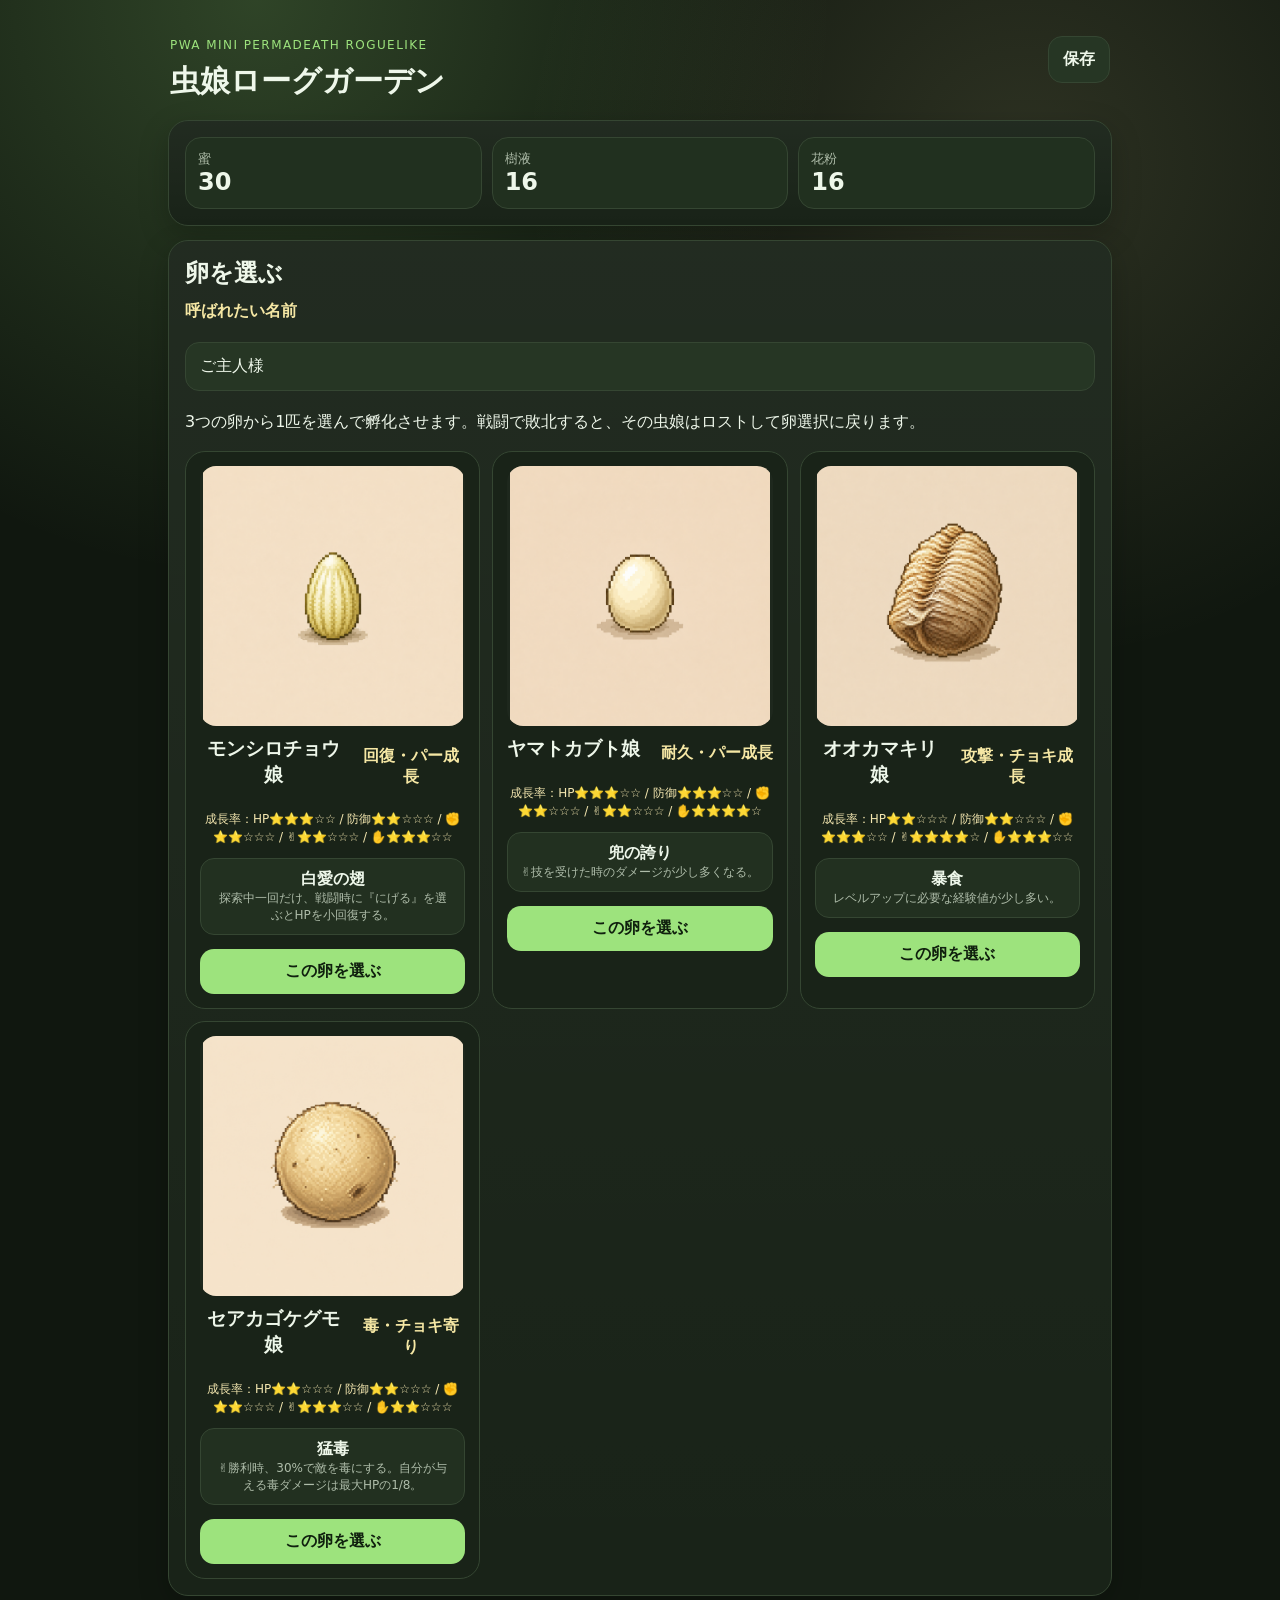
<file: index.html>
<!doctype html>
<html lang="ja">
<head>
  <meta charset="utf-8" />
  <meta name="viewport" content="width=device-width, initial-scale=1, viewport-fit=cover" />
  <meta name="theme-color" content="#172217" />
  <title>虫娘ローグガーデン v36</title>
  <link rel="manifest" href="./manifest.webmanifest" />
  <link rel="stylesheet" href="./style.css" />
</head>
<body>
  <main class="app">
    <header class="hero">
      <div>
        <p class="eyebrow">PWA Mini Permadeath Roguelike</p>
        <h1>虫娘ローグガーデン</h1>
      </div>
      <button id="saveBtn" class="ghost">保存</button>
    </header>

    <section class="panel resources">
      <div><span>蜜</span><b id="honey">0</b></div>
      <div><span>樹液</span><b id="sap">0</b></div>
      <div><span>花粉</span><b id="pollen">0</b></div>
    </section>

    <section id="eggScreen" class="panel eggScreen hidden">
      <h2>卵を選ぶ</h2>
      <div class="playerNameBox"><label for="playerNameInput">呼ばれたい名前</label><input id="playerNameInput" class="nameInput" placeholder="ご主人様" maxlength="12"></div>
      <p>3つの卵から1匹を選んで孵化させます。戦闘で敗北すると、その虫娘はロストして卵選択に戻ります。</p>
      <div id="eggCards" class="cards"></div>
    </section>

    <section id="nameScreen" class="panel nameScreen hidden">
      <h2 id="nameTitle">名前をつける</h2>
      <p>孵った虫娘に名前をつけてください。未入力なら種族名が入ります。</p>
      <img id="namePreview" class="namePreview" src="./assets/characters/butterfly_1.png" alt="">
      <input id="nameInput" class="nameInput" placeholder="名前を入力" maxlength="12">
      <button id="confirmNameBtn" class="primary">この名前で育てる</button>
    </section>


    <section id="lostScreen" class="panel lostScreen hidden">
      <div class="lostPanel">
        <h2 id="lostTitle">虫娘は死んでしまった……</h2>
        <p id="lostSummary" class="lostSummary"></p>
        <button id="backToEggBtn" class="primary">卵を選ぶ</button>
      </div>
    </section>

    <div id="gameUI" class="hidden">
      <nav class="tabs" aria-label="画面切替">
        <button class="tab active" data-view="garden">虫娘</button>
        <button class="tab" data-view="girl">育成</button>
        <button class="tab" data-view="relics">形見</button>
        <button class="tab" data-view="explore">探索</button>
        <button class="tab" data-view="record">記録</button>
      </nav>

      <section id="garden" class="view active">
        <div class="panel garden">
          <h2>虫かご</h2>
          <div id="activeGirlBox" class="activeGirlBox"></div>
        </div>
      </section>

      <section id="girl" class="view">
        <div id="girlCard"></div>
      </section>

      <section id="relics" class="view">
        <div class="panel">
          <h2>形見装備</h2>
          <p>探索中に手に入る虫たちの形見です。グー・チョキ・パーそれぞれに1つずつ装備できます。形見は挑戦中のみ保持されます。</p>
          <div id="equipSlots" class="equipSlots"></div>
        </div>
        <div id="relicList" class="cards relicCards"></div>
      </section>

      <section id="explore" class="view">
        <div class="panel">
          <h2>探索地</h2>
          <div class="areaSelectBox">
            <label for="areaSelect">行き先</label>
            <select id="areaSelect" class="areaSelect">
              <option value="asatsuyu">朝露の森（推奨Lv.3〜5）</option>
              <option value="jueki">樹液の古木林（推奨Lv.6〜10）</option>
            </select>
          </div>
          <p id="areaInfo" class="stats"></p>
          <div id="energyBox" class="energyBox">探索力 3 / 3</div><button id="startExploreBtn" class="primary">探索開始</button>
        </div>

        <div id="explorePanel" class="panel hidden">
          <div class="dungeonTop">
            <span id="floorText">深度 1 / 5</span>
            <span id="hpText">HP 10 / 10</span>
          </div>
          <h3 id="eventTitle">イベント</h3>
          <p id="eventText">探索を開始してください。</p>
          <div id="choices" class="choices"></div>
        </div>

        <div id="battlePanel" class="panel battle hidden">
          <div class="battleStage">
            <div class="fighter">
              <img id="playerImg" src="./assets/characters/butterfly_1.png" alt="">
              <h3 id="playerName">虫娘</h3>
              <div class="bar"><i id="playerHpBar"></i></div>
              <p id="playerHpText">HP</p>
            </div>
            <div class="versus">VS</div>
            <div class="fighter enemy">
              <div id="enemySprite" class="enemySprite">?</div>
              <h3 id="enemyName">敵</h3>
              <p id="enemyHandText" class="handText">得意手</p>
              <div class="bar enemyBar"><i id="enemyHpBar"></i></div>
              <p id="enemyHpText">HP</p>
            </div>
          </div>
          <p id="battleText" class="battleText">戦闘開始。</p>
          <div id="battleActions" class="battleActions"></div>
        </div>
      </section>

      <section id="record" class="view">
        <div class="panel recordPanel">
          <h2>挑戦記録</h2>
          <div id="bestRecord" class="bestRecord"></div>
          <h3>墓標</h3>
          <div id="graveList" class="logList"></div>
          <h3>冒険記録</h3>
          <div id="logList" class="logList"></div>

          <h3>セーブデータ</h3>
          <div class="saveTools">
            <p class="stats">端末の更新やGitHub反映前に、セーブデータを書き出しておくと復元できます。</p>
            <div class="saveToolButtons">
              <button id="exportSaveBtn" class="ghost" type="button">セーブを書き出す</button>
              <label class="fileImportLabel" for="importSaveFile">ファイルから読み込む</label>
              <input id="importSaveFile" type="file" accept="application/json,.json" class="hiddenFile">
            </div>
            <textarea id="importSaveText" class="saveTextArea" placeholder="ここにセーブJSONを貼り付けて読み込むこともできます"></textarea>
            <button id="importSaveTextBtn" class="ghost" type="button">貼り付けたセーブを読み込む</button>
          </div>
          <button id="retireBtn" class="danger">現在の虫娘を引退させる</button>
          <button id="resetBtn" class="danger">全データリセット</button>
        </div>
      </section>
    </div>
  </main>

  <div id="resultModal" class="modal hidden">
    <div class="modalCard">
      <div id="modalIcon" class="modalIcon">✦</div>
      <h2 id="modalTitle">結果</h2>
      <p id="modalText">結果テキスト</p>
      <button id="modalOkBtn" class="primary">進む</button>
    </div>
  </div>

  <script src="./app.js"></script>
</body>
</html>
</file>
<file: style.css>
:root{
  --bg:#10170f; --panel:#192318; --panel2:#21301f; --text:#eef7ea; --muted:#aebca9;
  --line:#354632; --accent:#9de37d; --accent2:#f5e7a4; --danger:#ff8f8f; --enemy:#ffcf8a;
}
*{box-sizing:border-box}
body{
  margin:0; font-family:system-ui,-apple-system,BlinkMacSystemFont,"Segoe UI",sans-serif;
  background:radial-gradient(circle at 20% 0%,rgba(157,227,125,.22),transparent 30%),
             radial-gradient(circle at 80% 10%,rgba(245,231,164,.13),transparent 28%),var(--bg);
  color:var(--text);
}
.app{width:min(980px,100%);margin:0 auto;padding:18px;padding-bottom:32px}
.hero{display:flex;justify-content:space-between;align-items:flex-start;gap:16px;padding:18px 2px 10px}
.eyebrow{font-size:12px;letter-spacing:.12em;color:var(--accent);text-transform:uppercase;margin:0 0 6px}
h1{font-size:30px;margin:0} h2,h3{margin:0 0 10px}.sub,p{line-height:1.6}.sub{color:var(--muted);margin:8px 0 0}
.panel{background:linear-gradient(180deg,rgba(255,255,255,.04),transparent),var(--panel);border:1px solid var(--line);border-radius:20px;padding:16px;box-shadow:0 10px 30px rgba(0,0,0,.22)}
.resources{display:grid;grid-template-columns:repeat(3,1fr);gap:10px;margin:8px 0 14px}
.resources div{background:var(--panel2);border:1px solid var(--line);border-radius:16px;padding:12px}.resources span{display:block;color:var(--muted);font-size:13px}.resources b{font-size:24px}
.tabs{display:grid;grid-template-columns:repeat(5,1fr);gap:8px;margin-bottom:14px;position:sticky;top:0;z-index:5;background:rgba(16,23,15,.82);backdrop-filter:blur(10px);padding:8px 0}
button,select,input{font:inherit}button{border:0;border-radius:14px;padding:12px 14px;color:#10200e;background:var(--accent);font-weight:800}button:active{transform:translateY(1px)}button:disabled{opacity:.45}
.ghost{background:#263624;color:var(--text);border:1px solid var(--line)}.tab{background:#263624;color:var(--muted);border:1px solid var(--line);padding:10px 8px}.tab.active{background:var(--accent);color:#10200e}
.primary{width:100%;margin-top:14px}.danger{background:var(--danger);color:#250909;width:100%;margin-top:14px}.view{display:none}.view.active{display:block}.hidden{display:none!important}
.cards{display:grid;grid-template-columns:repeat(auto-fit,minmax(230px,1fr));gap:12px}.card{background:var(--panel);border:1px solid var(--line);border-radius:20px;padding:14px}.card img{width:100%;height:260px;object-fit:contain;display:block;background:rgba(255,255,255,.025);border-radius:16px}
.eggCard{text-align:center}.eggIcon{font-size:76px;margin:12px 0}.eggType{color:var(--accent2);font-weight:900}
.namePreview{width:100%;max-height:300px;object-fit:contain;display:block;background:rgba(255,255,255,.025);border-radius:18px}.nameInput{width:100%;margin-top:12px;padding:14px;border-radius:14px;background:#263624;color:var(--text);border:1px solid var(--line)}
.activeGirlBox{display:grid;grid-template-columns:260px 1fr;gap:14px;align-items:center}.activeGirlBox img{width:100%;max-height:320px;object-fit:contain;background:rgba(255,255,255,.025);border-radius:18px}
.cardTop{display:flex;justify-content:space-between;align-items:center;gap:10px;margin-top:10px}.level,.rarity{color:var(--accent2);font-weight:900}.stats{color:var(--muted);line-height:1.55;font-size:14px}.handBadge{display:inline-block;padding:4px 9px;border-radius:999px;background:#263624;border:1px solid var(--line);color:var(--accent2);font-weight:900}
#explorePanel,#battlePanel{margin-top:12px}.dungeonTop{display:flex;justify-content:space-between;color:var(--accent2);font-weight:800;margin-bottom:12px}.choices,.battleActions{display:grid;gap:8px;margin-top:12px}.choices button,.battleActions button{text-align:left;background:#d6f7c7}
.logList{display:flex;flex-direction:column;gap:8px;max-height:420px;overflow:auto;margin-bottom:12px}.logItem{padding:10px;background:#223020;border:1px solid var(--line);border-radius:12px;color:var(--muted);line-height:1.5}
.battleStage{display:grid;grid-template-columns:1fr auto 1fr;gap:10px;align-items:center}.fighter{text-align:center;background:rgba(255,255,255,.035);border:1px solid var(--line);border-radius:18px;padding:12px;min-height:260px}.fighter img{width:100%;max-height:190px;object-fit:contain}.versus{font-weight:1000;color:var(--accent2);letter-spacing:.08em}
.enemySprite{width:160px;height:160px;margin:12px auto 10px;display:grid;place-items:center;font-size:72px;border-radius:30px;background:#2b2119;border:2px solid #5b4431}.handText{color:var(--accent2);margin:0 0 8px}.bar{height:12px;background:#31412f;border-radius:999px;overflow:hidden;border:1px solid var(--line)}.bar i{display:block;height:100%;width:100%;background:var(--accent);transition:.2s}.enemyBar i{background:var(--enemy)}.battleText{background:#111910;border:1px solid var(--line);border-radius:14px;padding:12px;color:var(--text)}
.equipSlots{display:grid;grid-template-columns:repeat(3,1fr);gap:10px;margin-top:12px}.slot{background:#223020;border:1px solid var(--line);border-radius:16px;padding:12px}.slot h3{font-size:16px}.slot p{color:var(--muted);margin:6px 0}.relicCards{margin-top:12px}.relicIcon{font-size:44px;line-height:1;margin-bottom:8px}.relicCard.equipped{outline:2px solid var(--accent)}.smallBtns{display:grid;grid-template-columns:repeat(3,1fr);gap:6px;margin-top:10px}.smallBtns button{padding:9px 7px;font-size:13px;background:#d6f7c7}.bestRecord{background:#223020;border:1px solid var(--line);border-radius:16px;padding:12px;margin-bottom:14px;color:var(--accent2)}
.modal{position:fixed;inset:0;z-index:50;display:grid;place-items:center;background:rgba(0,0,0,.62);padding:18px;backdrop-filter:blur(6px)}
.modalCard{width:min(440px,100%);background:linear-gradient(180deg,rgba(255,255,255,.07),transparent),#182417;border:1px solid var(--line);border-radius:24px;padding:22px;box-shadow:0 18px 60px rgba(0,0,0,.45);text-align:center}
.modalIcon{font-size:54px;margin-bottom:8px}.modalCard p{color:var(--muted);text-align:left;background:#111910;border:1px solid var(--line);border-radius:14px;padding:12px}
@media(max-width:640px){.app{padding:12px}.hero{align-items:stretch}h1{font-size:24px}.tabs{gap:5px}.tab{font-size:13px;padding:9px 4px}.resources b{font-size:20px}.battleStage,.activeGirlBox,.equipSlots{grid-template-columns:1fr}.versus{display:none}.fighter{min-height:auto}.enemySprite{width:120px;height:120px;font-size:56px}}

.choices button::before{content:'？ ';color:#10200e;font-weight:1000;}

.feedBox{margin-top:12px;padding:12px;border:1px solid var(--line);border-radius:16px;background:#223020}
.feedGrid{display:grid;grid-template-columns:repeat(auto-fit,minmax(160px,1fr));gap:8px}
.feedGrid button{font-size:13px;line-height:1.35;text-align:left;background:#f5e7a4;color:#1c1808}

.growth{font-size:12px;line-height:1.5;color:#f4e7b0}

.trait{color:#dff7c8;font-weight:700}

.relicArt{width:100%;max-height:180px;object-fit:contain;display:block;background:rgba(255,255,255,.025);border-radius:16px;margin-bottom:8px}
.slot .relicArt{max-height:120px}
.modalCard p{white-space:pre-wrap}
.activeGirlBox .meta{display:flex;flex-direction:column;gap:8px}
.trainGrid{display:grid;grid-template-columns:repeat(auto-fit,minmax(110px,1fr));gap:8px;margin-top:10px}
.trainGrid button{font-size:13px;line-height:1.35;text-align:center;background:#f5e7a4;color:#1c1808}
.note{font-size:12px;color:var(--muted)}
.mini{font-size:12px;color:var(--muted)}
.traitBox{padding:10px 12px;border-radius:14px;background:#223020;border:1px solid var(--line)}
.relicEffect{color:#dff7c8;font-weight:700}

.energyBox{margin:10px 0 0;padding:10px 12px;border-radius:14px;background:#223020;border:1px solid var(--line);color:var(--accent2);font-weight:900;text-align:center}
.enemyImg{width:100%;max-height:190px;object-fit:contain;display:block;margin:0 auto;background:rgba(255,255,255,.025);border-radius:16px}
.enemySprite{background:rgba(255,255,255,.025)!important;border:1px solid var(--line)!important}
.enemySprite img{width:100%;height:100%;object-fit:contain}
.aiHint{font-size:12px;color:var(--muted);line-height:1.45}

.lostPanel{text-align:center;max-width:760px;margin:36px auto;padding:34px 24px}
.lostPanel h1{font-size:34px;line-height:1.35;margin:0 0 22px;color:#f0e8d0}
.lostSummary{white-space:pre-line;color:var(--muted);font-size:18px;line-height:1.8;margin-bottom:24px}

.areaSelectBox{display:flex;gap:12px;align-items:center;margin:14px 0}
.areaSelectBox label{color:var(--muted);font-weight:700}
.areaSelect{flex:1;padding:12px 14px;border-radius:14px;border:1px solid var(--line);background:#101b12;color:var(--text);font-weight:800;font-size:16px}
.statusBadge{display:inline-block;padding:4px 9px;border:1px solid var(--line);border-radius:999px;margin-left:8px;color:var(--accent2);font-size:13px}

.playerNameBox{display:grid;gap:8px;margin:12px 0 18px}
.playerNameBox label{font-weight:900;color:var(--accent2)}
.speechBox{margin-top:14px;padding:14px 16px;border-radius:18px;background:#101b12;border:1px solid var(--line);line-height:1.7}
.speechBox .speaker{font-weight:900;color:var(--accent2);font-size:14px;margin-bottom:4px}
.speechText{white-space:pre-line}
.talkHint{font-size:12px;color:var(--muted);margin-top:8px}

.bondTier{display:inline-block;margin-left:8px;padding:2px 8px;border-radius:999px;border:1px solid var(--line);color:var(--muted);font-size:12px;font-weight:800}

.simpleSpeechBox{
  margin:12px 0 16px;
}
.simpleSpeechBox .speechText{
  font-size:17px;
  line-height:1.75;
}
.talkHint,
#talkBtn{
  display:none !important;
}
.bondTier{
  display:none !important;
}

.relicCompact{
  display:grid;
  grid-template-columns:76px 1fr;
  gap:12px;
  align-items:center;
  padding:12px;
  border:1px solid var(--line);
  border-radius:18px;
  background:rgba(255,255,255,.045);
  margin:10px 0;
}
.relicMiniArt{
  width:72px;
  height:72px;
  object-fit:contain;
  border-radius:14px;
  background:transparent;
}
.relicCompactTop{
  display:flex;
  justify-content:space-between;
  gap:10px;
  align-items:center;
  font-weight:900;
}
.equippedBadge{
  display:inline-block;
  margin:4px 0 8px;
  padding:3px 8px;
  border-radius:999px;
  border:1px solid var(--line);
  font-size:12px;
  color:var(--accent2);
  font-weight:900;
}
.equipButtons{
  display:flex;
  flex-wrap:wrap;
  gap:8px;
}
.equipButtons button{
  padding:8px 10px;
  border-radius:12px;
}
@media (max-width:520px){
  .relicCompact{grid-template-columns:64px 1fr;padding:10px}
  .relicMiniArt{width:60px;height:60px}
}

.saveTools{
  border:1px solid var(--line);
  border-radius:18px;
  padding:12px;
  background:rgba(255,255,255,.035);
  margin:10px 0 16px;
}
.saveToolButtons{
  display:flex;
  flex-wrap:wrap;
  gap:10px;
  margin:10px 0;
}
.fileImportLabel{
  display:inline-flex;
  align-items:center;
  justify-content:center;
  padding:10px 14px;
  min-height:44px;
  border-radius:14px;
  border:1px solid var(--line);
  background:rgba(255,255,255,.06);
  color:var(--text);
  font-weight:900;
}
.hiddenFile{
  display:none;
}
.saveTextArea{
  width:100%;
  min-height:110px;
  resize:vertical;
  box-sizing:border-box;
  border-radius:14px;
  border:1px solid var(--line);
  background:#102010;
  color:var(--text);
  padding:10px;
  font-family:ui-monospace, SFMono-Regular, Menlo, Consolas, monospace;
  font-size:12px;
}

/* v35: 形見アイコンは画像内の枠だけが見えるように表示 */
.relicArt,
.relicMiniArt{
  background: transparent !important;
  object-fit: contain;
}
.relicCompact{
  overflow: hidden;
}

/* v36: 形見アイコンを新ファイル名にしてホーム画面PWAの古い画像キャッシュを回避 */
.relicArt,
.relicMiniArt{
  background: transparent !important;
  object-fit: contain !important;
}
.relicMiniArt{
  width:72px !important;
  height:72px !important;
}
</file>
